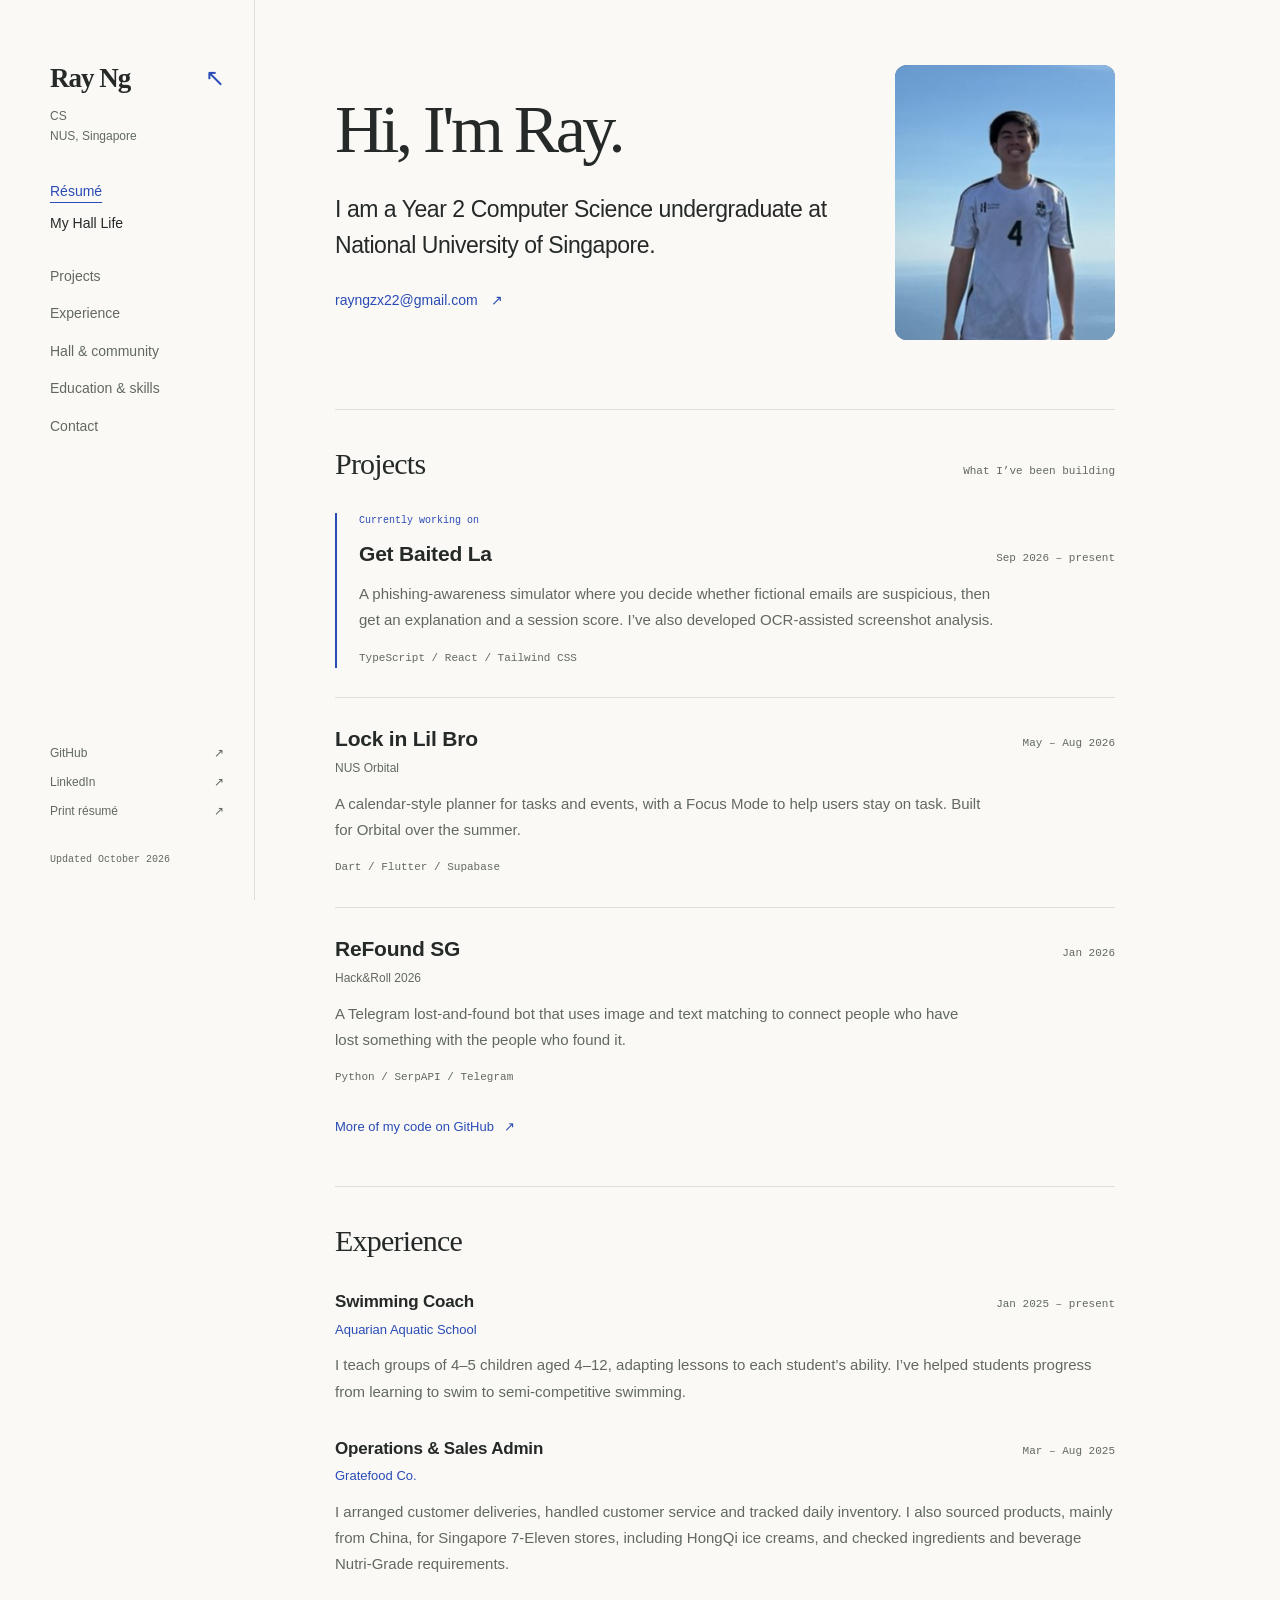
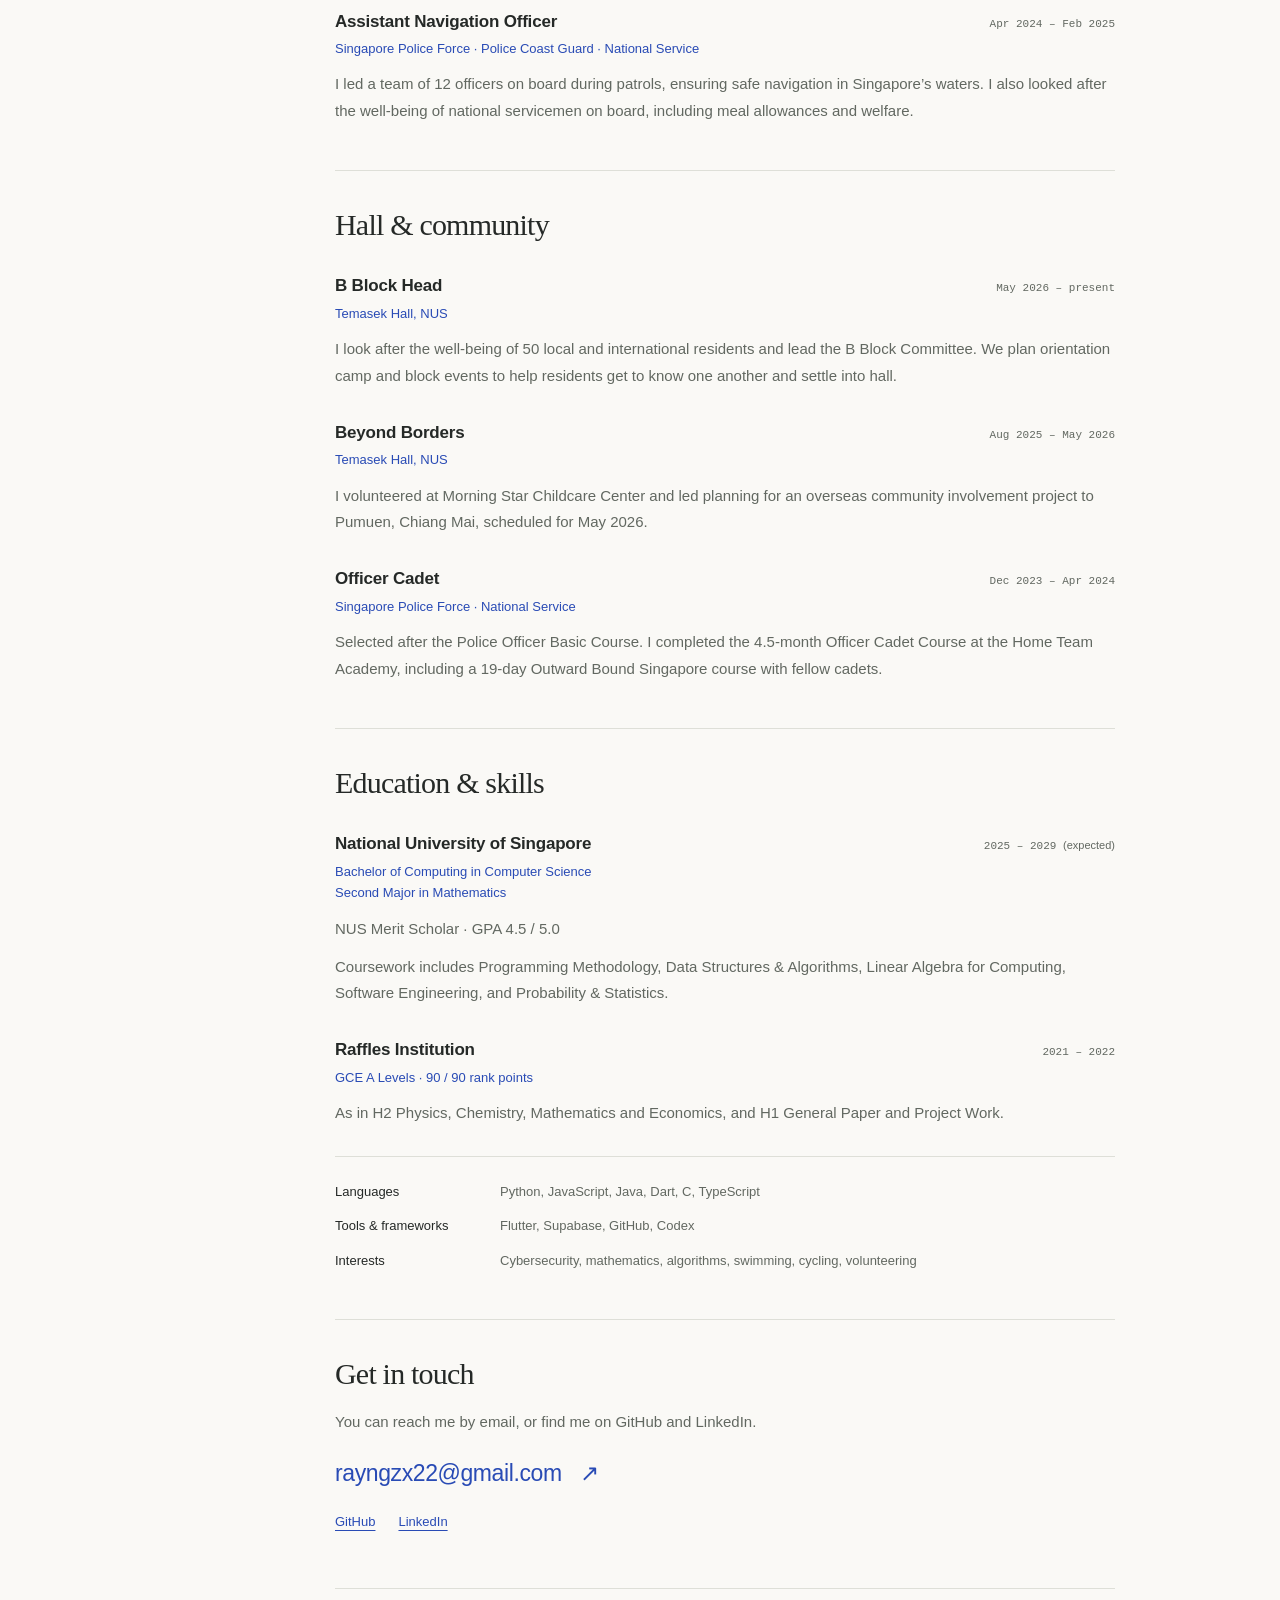
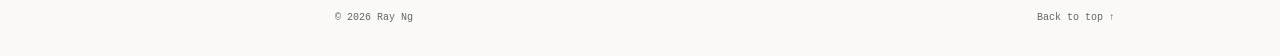
<file: index.html>
<!doctype html>
<html lang="en-SG">
<head>
  <meta charset="utf-8">
  <meta name="viewport" content="width=device-width, initial-scale=1">
  <meta name="theme-color" content="#faf9f6">
  <meta name="description" content="Ray Ng, Year 2 Computer Science undergraduate at National University of Singapore. Projects, experience, and education.">
  <meta property="og:title" content="Ray Ng">
  <meta property="og:description" content="Year 2 Computer Science undergraduate at National University of Singapore. Projects, experience, and education.">
  <meta property="og:type" content="website">
  <meta property="og:url" content="https://rayyngg.github.io/">
  <link rel="canonical" href="https://rayyngg.github.io/">
  <title>Ray Ng</title>
  <link rel="icon" href="assets/favicon.svg" type="image/svg+xml">
  <link rel="stylesheet" href="styles.css?v=20261103-profile-layout">
  <script src="script.js" defer></script>
</head>
<body id="top">
  <a class="skip-link" href="#main">Skip to content</a>
  <div class="site-layout">
    <header class="sidebar">
      <a class="wordmark" href="#top" aria-label="Ray Ng, back to top">Ray Ng<span aria-hidden="true">↖</span></a>
      <p class="sidebar-note">CS<br>NUS, Singapore</p>
      <nav class="view-tabs" aria-label="Page navigation">
        <a href="index.html" aria-current="page">Résumé</a>
        <a href="hall-life.html">My Hall Life</a>
      </nav>
      <nav aria-label="Résumé sections">
        <a href="#projects">Projects</a>
        <a href="#experience">Experience</a>
        <a href="#community">Hall & community</a>
        <a href="#education">Education & skills</a>
        <a href="#contact">Contact</a>
      </nav>
      <div class="sidebar-bottom">
        <a href="https://github.com/rayyngg">GitHub <span aria-hidden="true">↗</span></a>
        <a href="https://www.linkedin.com/in/rayngg">LinkedIn <span aria-hidden="true">↗</span></a>
        <button type="button" class="print-button" hidden>Print résumé <span aria-hidden="true">↗</span></button>
        <p>Updated October 2026</p>
      </div>
    </header>

    <main id="main">
      <section class="intro" aria-labelledby="intro-title">
        <div class="intro-copy">
          <h1 id="intro-title">Hi, I'm Ray.</h1>
          <p class="intro-lead">I am a Year 2 Computer Science undergraduate at National University of Singapore.</p>
          <a class="intro-contact" href="mailto:rayngzx22@gmail.com">rayngzx22@gmail.com <span aria-hidden="true">↗</span></a>
        </div>
        <div class="intro-portrait"><img src="assets/profile.jpg?v=20261103" alt="Ray smiling with the ocean in the background" width="960" height="1280" fetchpriority="high" decoding="async"></div>
      </section>

      <section id="projects" class="section" aria-labelledby="projects-title">
        <div class="section-heading"><h2 id="projects-title">Projects</h2><span class="margin-note">What I’ve been building</span></div>
        <article id="get-baited-la" class="project featured-project">
          <p class="project-status">Currently working on</p>
          <div class="item-heading"><h3>Get Baited La</h3><p class="date">Sep 2026 – present</p></div>
          <p>A phishing-awareness simulator where you decide whether fictional emails are suspicious, then get an explanation and a session score. I’ve also developed OCR-assisted screenshot analysis.</p>
          <p class="tools">TypeScript / React / Tailwind CSS</p>
        </article>
        <article class="project">
          <div class="item-heading"><h3>Lock in Lil Bro</h3><p class="date">May – Aug 2026</p></div>
          <p class="context">NUS Orbital</p>
          <p>A calendar-style planner for tasks and events, with a Focus Mode to help users stay on task. Built for Orbital over the summer.</p>
          <p class="tools">Dart / Flutter / Supabase</p>
        </article>
        <article class="project">
          <div class="item-heading"><h3>ReFound SG</h3><p class="date">Jan 2026</p></div>
          <p class="context">Hack&Roll 2026</p>
          <p>A Telegram lost-and-found bot that uses image and text matching to connect people who have lost something with the people who found it.</p>
          <p class="tools">Python / SerpAPI / Telegram</p>
        </article>
        <a class="section-link" href="https://github.com/rayyngg">More of my code on GitHub <span aria-hidden="true">↗</span></a>
      </section>

      <section id="experience" class="section" aria-labelledby="experience-title">
        <div class="section-heading"><h2 id="experience-title">Experience</h2></div>
        <article class="entry">
          <div class="item-heading"><h3>Swimming Coach</h3><p class="date">Jan 2025 – present</p></div>
          <p class="organisation">Aquarian Aquatic School</p>
          <p>I teach groups of 4–5 children aged 4–12, adapting lessons to each student’s ability. I’ve helped students progress from learning to swim to semi-competitive swimming.</p>
        </article>
        <article class="entry">
          <div class="item-heading"><h3>Operations & Sales Admin</h3><p class="date">Mar – Aug 2025</p></div>
          <p class="organisation">Gratefood Co.</p>
          <p>I arranged customer deliveries, handled customer service and tracked daily inventory. I also sourced products, mainly from China, for Singapore 7-Eleven stores, including HongQi ice creams, and checked ingredients and beverage Nutri-Grade requirements.</p>
        </article>
        <article class="entry">
          <div class="item-heading"><h3>Assistant Navigation Officer</h3><p class="date">Apr 2024 – Feb 2025</p></div>
          <p class="organisation">Singapore Police Force · Police Coast Guard · National Service</p>
          <p>I led a team of 12 officers on board during patrols, ensuring safe navigation in Singapore’s waters. I also looked after the well-being of national servicemen on board, including meal allowances and welfare.</p>
        </article>
      </section>

      <section id="community" class="section" aria-labelledby="community-title">
        <div class="section-heading"><h2 id="community-title">Hall & community</h2></div>
        <article class="entry">
          <div class="item-heading"><h3>B Block Head</h3><p class="date">May 2026 – present</p></div>
          <p class="organisation">Temasek Hall, NUS</p>
          <p>I look after the well-being of 50 local and international residents and lead the B Block Committee. We plan orientation camp and block events to help residents get to know one another and settle into hall.</p>
        </article>
        <article class="entry">
          <div class="item-heading"><h3>Beyond Borders</h3><p class="date">Aug 2025 – May 2026</p></div>
          <p class="organisation">Temasek Hall, NUS</p>
          <p>I volunteered at Morning Star Childcare Center and led planning for an overseas community involvement project to Pumuen, Chiang Mai, scheduled for May 2026.</p>
        </article>
        <article class="entry">
          <div class="item-heading"><h3>Officer Cadet</h3><p class="date">Dec 2023 – Apr 2024</p></div>
          <p class="organisation">Singapore Police Force · National Service</p>
          <p>Selected after the Police Officer Basic Course. I completed the 4.5-month Officer Cadet Course at the Home Team Academy, including a 19-day Outward Bound Singapore course with fellow cadets.</p>
        </article>
      </section>

      <section id="education" class="section" aria-labelledby="education-title">
        <div class="section-heading"><h2 id="education-title">Education & skills</h2></div>
        <article class="entry">
          <div class="item-heading"><h3>National University of Singapore</h3><p class="date">2025 – 2029 <span class="expected">(expected)</span></p></div>
          <p class="organisation">Bachelor of Computing in Computer Science<br>Second Major in Mathematics</p>
          <p>NUS Merit Scholar · GPA 4.5 / 5.0</p>
          <p class="coursework">Coursework includes Programming Methodology, Data Structures & Algorithms, Linear Algebra for Computing, Software Engineering, and Probability & Statistics.</p>
        </article>
        <article class="entry">
          <div class="item-heading"><h3>Raffles Institution</h3><p class="date">2021 – 2022</p></div>
          <p class="organisation">GCE A Levels · 90 / 90 rank points</p>
          <p>As in H2 Physics, Chemistry, Mathematics and Economics, and H1 General Paper and Project Work.</p>
        </article>
        <dl class="skills">
          <div><dt>Languages</dt><dd>Python, JavaScript, Java, Dart, C, TypeScript</dd></div>
          <div><dt>Tools & frameworks</dt><dd>Flutter, Supabase, GitHub, Codex</dd></div>
          <div><dt>Interests</dt><dd>Cybersecurity, mathematics, algorithms, swimming, cycling, volunteering</dd></div>
        </dl>
      </section>

      <section id="contact" class="section contact" aria-labelledby="contact-title">
        <h2 id="contact-title">Get in touch</h2>
        <p>You can reach me by email, or find me on GitHub and LinkedIn.</p>
        <a class="contact-email" href="mailto:rayngzx22@gmail.com">rayngzx22@gmail.com <span aria-hidden="true">↗</span></a>
        <div class="contact-links"><a href="https://github.com/rayyngg">GitHub</a><a href="https://www.linkedin.com/in/rayngg">LinkedIn</a></div>
      </section>
      <footer class="site-footer"><span>© 2026 Ray Ng</span><a href="#top">Back to top ↑</a></footer>
    </main>
  </div>
</body>
</html>
</file>
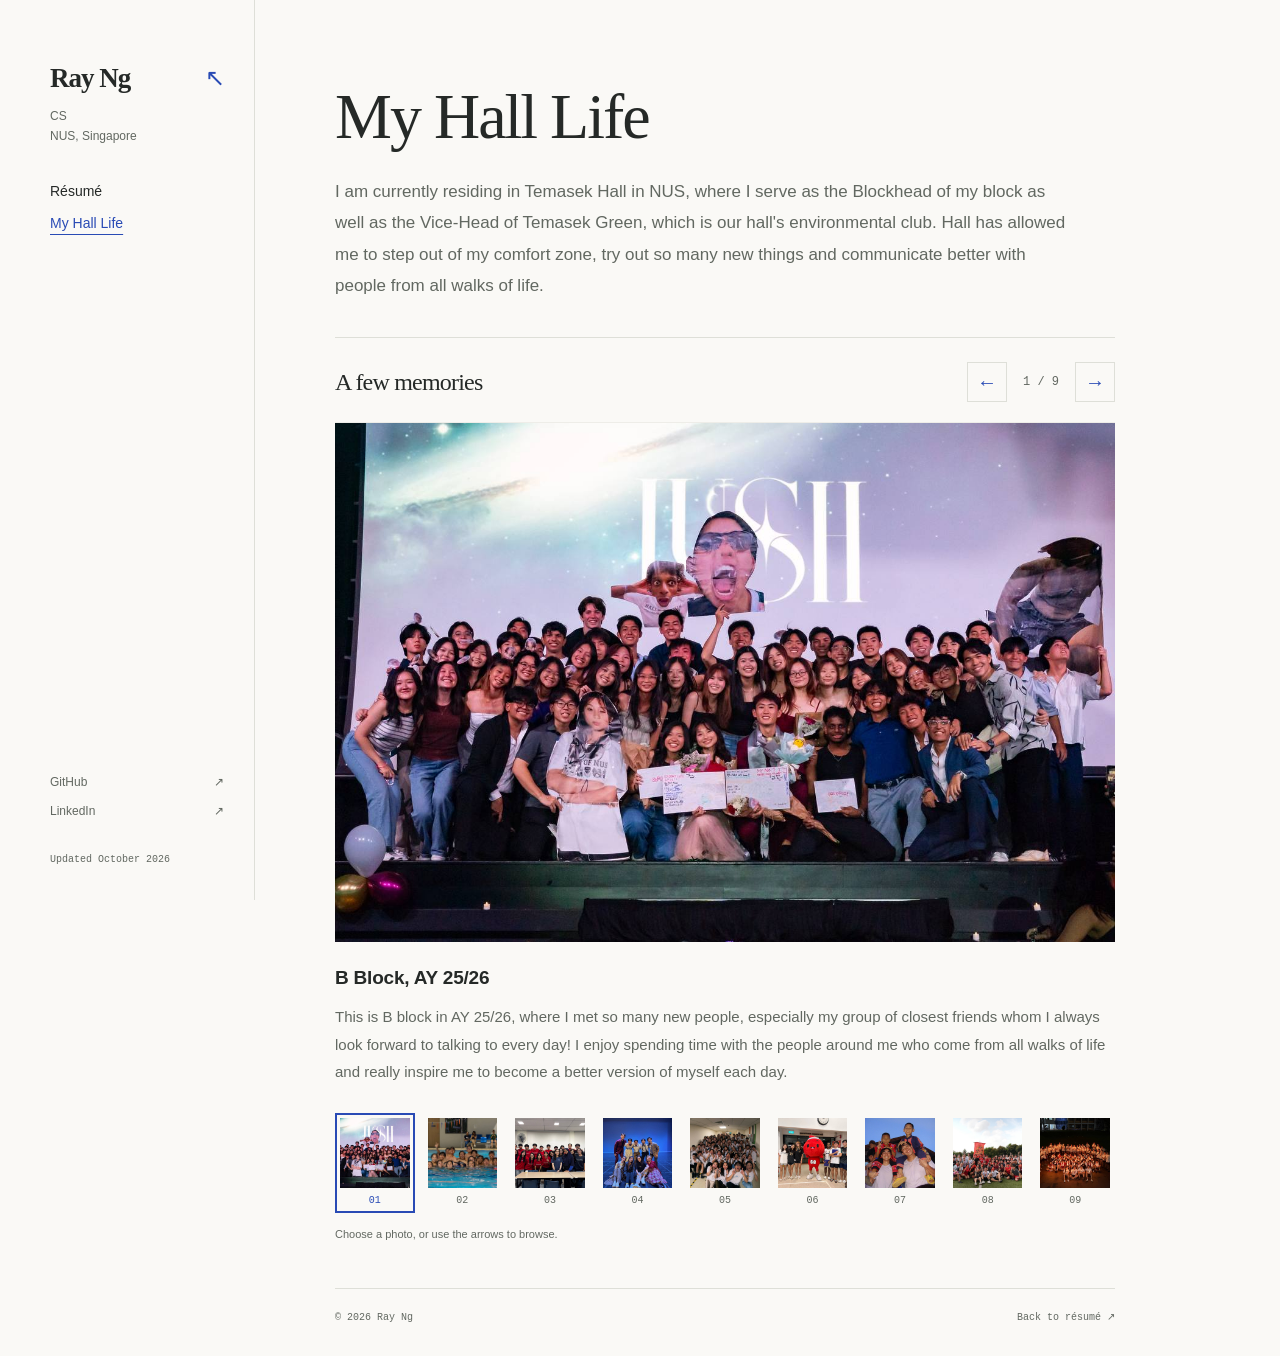
<file: hall-life.html>
<!doctype html>
<html lang="en-SG">
<head>
  <meta charset="utf-8">
  <meta name="viewport" content="width=device-width, initial-scale=1">
  <meta name="theme-color" content="#faf9f6">
  <meta name="description" content="My life at Temasek Hall, NUS: B Block, swimming, volunteering, performances, and the friends I've met along the way.">
  <meta property="og:title" content="My Hall Life — Ray Ng">
  <meta property="og:description" content="Photos and stories from my life at Temasek Hall, NUS.">
  <meta property="og:type" content="website">
  <meta property="og:url" content="https://rayyngg.github.io/hall-life.html">
  <link rel="canonical" href="https://rayyngg.github.io/hall-life.html">
  <title>My Hall Life — Ray Ng</title>
  <link rel="icon" href="assets/favicon.svg" type="image/svg+xml">
  <link rel="stylesheet" href="styles.css?v=20261103-profile-layout">
  <script src="hall-life.js" defer></script>
</head>
<body id="top">
  <a class="skip-link" href="#main">Skip to content</a>
  <div class="site-layout">
    <header class="sidebar">
      <a class="wordmark" href="index.html" aria-label="Ray Ng, back to résumé">Ray Ng<span aria-hidden="true">↖</span></a>
      <p class="sidebar-note">CS<br>NUS, Singapore</p>
      <nav class="view-tabs" aria-label="Page navigation">
        <a href="index.html">Résumé</a>
        <a href="hall-life.html" aria-current="page">My Hall Life</a>
      </nav>

      <div class="sidebar-bottom">
        <a href="https://github.com/rayyngg">GitHub <span aria-hidden="true">↗</span></a>
        <a href="https://www.linkedin.com/in/rayngg">LinkedIn <span aria-hidden="true">↗</span></a>
        <p>Updated October 2026</p>
      </div>
    </header>
    <main id="main">
      <section class="hall-intro" aria-labelledby="hall-title">
        <h1 id="hall-title">My Hall Life</h1>
        <p>I am currently residing in Temasek Hall in NUS, where I serve as the Blockhead of my block as well as the Vice-Head of Temasek Green, which is our hall&#x27;s environmental club. Hall has allowed me to step out of my comfort zone, try out so many new things and communicate better with people from all walks of life.</p>
      </section>
      <section class="hall-gallery" aria-label="Hall life photos" aria-roledescription="carousel" tabindex="0">
        <div class="gallery-heading">
          <h2>A few memories</h2>
          <div class="gallery-controls" hidden>
            <button type="button" class="gallery-previous" aria-label="Previous photo">←</button>
            <span class="gallery-counter" aria-live="polite" aria-atomic="true">1 / 9</span>
            <button type="button" class="gallery-next" aria-label="Next photo">→</button>
          </div>
        </div>
        <div class="hall-slides">
          <figure class="hall-slide" id="hall-photo-1" role="group" aria-roledescription="slide" aria-label="1 of 9" data-title="B Block, AY 25/26">
            <div class="hall-photo-frame"><img src="assets/hall/photo-01.jpg" alt="B Block residents posing together on stage in AY 25/26." fetchpriority="high" decoding="async"></div>
            <figcaption><h3>B Block, AY 25/26</h3><p>This is B block in AY 25/26, where I met so many new people, especially my group of closest friends whom I always look forward to talking to every day! I enjoy spending time with the people around me who come from all walks of life and really inspire me to become a better version of myself each day.</p></figcaption>
          </figure>
          <figure class="hall-slide" id="hall-photo-2" role="group" aria-roledescription="slide" aria-label="2 of 9" data-title="IHG Swimming">
            <div class="hall-photo-frame"><img src="assets/hall/photo-02.jpg" alt="Temasek Hall&#x27;s swimming team together in the pool." loading="lazy" decoding="async"></div>
            <figcaption><h3>IHG Swimming</h3><p>I joined my hall&#x27;s Swimming team where we clinched the gold medal for the annual IHG played amongst the other halls in NUS. I swam the 50m breaststroke event where I got 1st place!</p></figcaption>
          </figure>
          <figure class="hall-slide" id="hall-photo-3" role="group" aria-roledescription="slide" aria-label="3 of 9" data-title="Beyond Borders: Morning Star">
            <div class="hall-photo-frame"><img src="assets/hall/photo-03.jpg" alt="Beyond Borders volunteers in Youth Corps Singapore shirts at Morning Star Childcare Centre." loading="lazy" decoding="async"></div>
            <figcaption><h3>Beyond Borders: Morning Star</h3><p>I joined Temasek Hall Beyond Borders where we planned Local Community Involvement Projects. This was us at Morning Star Childcare Centre where we volunteered under Youth Corps Singapore.</p></figcaption>
          </figure>
          <figure class="hall-slide" id="hall-photo-4" role="group" aria-roledescription="slide" aria-label="4 of 9" data-title="Theatrette &amp; Dance Production">
            <div class="hall-photo-frame"><img src="assets/hall/photo-04.jpg" alt="The Theatrette cast posing on stage after their performance." loading="lazy" decoding="async"></div>
            <figcaption><h3>Theatrette &amp; Dance Production</h3><p>This is part of my side quests in hall where I joined Theatrette! I acted in a play that was combined with dance performances in Temasek Hall&#x27;s biggest production, Dance Production. I never acted before and I really thought that this was interesting because I stepped out of my comfort zone and acted with my friends in front of my friends and family! I played the role of the funny detective and it was honestly the best experience I ever had so far in hall!</p></figcaption>
          </figure>
          <figure class="hall-slide" id="hall-photo-5" role="group" aria-roledescription="slide" aria-label="5 of 9" data-title="Temasek VOX">
            <div class="hall-photo-frame"><img src="assets/hall/photo-05.jpg" alt="Temasek VOX members posing together after LegaTHo." loading="lazy" decoding="async"></div>
            <figcaption><h3>Temasek VOX</h3><p>I also joined Temasek VOX, which is our hall&#x27;s choir and acapella group. We performed Christmas carols during the month of December at places like CHIJMES, Winter Wonderland @ Gardens by the Bay and RWS Hotel Ora! This was us at our final performance of the year, LegaTHo where we performed for our friends and family!</p></figcaption>
          </figure>
          <figure class="hall-slide" id="hall-photo-6" role="group" aria-roledescription="slide" aria-label="6 of 9" data-title="My first blood donation">
            <div class="hall-photo-frame"><img src="assets/hall/photo-06.jpg" alt="Friends posing with a red blood-drop mascot at a blood donation event." loading="lazy" decoding="async"></div>
            <figcaption><h3>My first blood donation</h3><p>This was my first time donating blood ever! With the support of my friends, we donated blood together and it was not as scary as I thought it would be.</p></figcaption>
          </figure>
          <figure class="hall-slide" id="hall-photo-7" role="group" aria-roledescription="slide" aria-label="7 of 9" data-title="Beyond Borders: Chiang Mai">
            <div class="hall-photo-frame"><img src="assets/hall/photo-07.jpg" alt="Two volunteers carrying village children on their shoulders during the Chiang Mai project." loading="lazy" decoding="async"></div>
            <figcaption><h3>Beyond Borders: Chiang Mai</h3><p>This was during our Overseas Community Involvement Project as part of Temasek Hall Beyond Borders, where we went for a 14 day exchange at Chiang Mai. In collaboration with Chiang Mai University, we built a drainage system for the villagers at Doi Pumuen, as well as tutored and conducted simple Thai and English classes for the village children! As part of the SFI program, we also learnt basic Thai and did our project on tea tourism there!</p></figcaption>
          </figure>
          <figure class="hall-slide" id="hall-photo-8" role="group" aria-roledescription="slide" aria-label="8 of 9" data-title="Leading B Block, AY 26/27">
            <div class="hall-photo-frame"><img src="assets/hall/photo-08.jpg" alt="B Block residents on the field with their block flag during orientation." loading="lazy" decoding="async"></div>
            <figcaption><h3>Leading B Block, AY 26/27</h3><p>This was B block 26/27 where it was my first time stepping on the big stage and leading as the block head during our annual orientation camp! Honestly, I found it difficult to communicate my ideas well at the start but after experiencing it firsthand, I felt so much better and had the confidence to lead.</p></figcaption>
          </figure>
          <figure class="hall-slide" id="hall-photo-9" role="group" aria-roledescription="slide" aria-label="9 of 9" data-title="B Block, after Orientation">
            <div class="hall-photo-frame"><img src="assets/hall/photo-09.jpg" alt="B Block residents holding candles together after orientation." loading="lazy" decoding="async"></div>
            <figcaption><h3>B Block, after Orientation</h3><p>B Block 26/27 after completing Orientation!</p></figcaption>
          </figure>
        </div>
        <div class="hall-thumbnails" role="group" aria-label="Choose a photo" hidden>
          <button class="hall-thumbnail" type="button" aria-label="Show photo 1: B Block, AY 25/26" aria-controls="hall-photo-1" aria-pressed="true"><img src="assets/hall/photo-01.jpg" alt="" loading="lazy"><span>01</span></button>
          <button class="hall-thumbnail" type="button" aria-label="Show photo 2: IHG Swimming" aria-controls="hall-photo-2" aria-pressed="false"><img src="assets/hall/photo-02.jpg" alt="" loading="lazy"><span>02</span></button>
          <button class="hall-thumbnail" type="button" aria-label="Show photo 3: Beyond Borders: Morning Star" aria-controls="hall-photo-3" aria-pressed="false"><img src="assets/hall/photo-03.jpg" alt="" loading="lazy"><span>03</span></button>
          <button class="hall-thumbnail" type="button" aria-label="Show photo 4: Theatrette &amp; Dance Production" aria-controls="hall-photo-4" aria-pressed="false"><img src="assets/hall/photo-04.jpg" alt="" loading="lazy"><span>04</span></button>
          <button class="hall-thumbnail" type="button" aria-label="Show photo 5: Temasek VOX" aria-controls="hall-photo-5" aria-pressed="false"><img src="assets/hall/photo-05.jpg" alt="" loading="lazy"><span>05</span></button>
          <button class="hall-thumbnail" type="button" aria-label="Show photo 6: My first blood donation" aria-controls="hall-photo-6" aria-pressed="false"><img src="assets/hall/photo-06.jpg" alt="" loading="lazy"><span>06</span></button>
          <button class="hall-thumbnail" type="button" aria-label="Show photo 7: Beyond Borders: Chiang Mai" aria-controls="hall-photo-7" aria-pressed="false"><img src="assets/hall/photo-07.jpg" alt="" loading="lazy"><span>07</span></button>
          <button class="hall-thumbnail" type="button" aria-label="Show photo 8: Leading B Block, AY 26/27" aria-controls="hall-photo-8" aria-pressed="false"><img src="assets/hall/photo-08.jpg" alt="" loading="lazy"><span>08</span></button>
          <button class="hall-thumbnail" type="button" aria-label="Show photo 9: B Block, after Orientation" aria-controls="hall-photo-9" aria-pressed="false"><img src="assets/hall/photo-09.jpg" alt="" loading="lazy"><span>09</span></button>
        </div>
        <p class="gallery-hint" hidden>Choose a photo, or use the arrows to browse.</p>
      </section>
      <footer class="site-footer"><span>© 2026 Ray Ng</span><a href="index.html">Back to résumé ↗</a></footer>
    </main>
  </div>
</body>
</html>
</file>
<file: styles.css>
:root {
  --paper: #faf9f6;
  --ink: #252927;
  --muted: #626861;
  --blue: #294bb5;
  --line: #dedfd8;
  --serif: Georgia, 'Times New Roman', serif;
  --sans: 'Segoe UI', Arial, sans-serif;
  --mono: Consolas, 'Courier New', monospace;
}

* { box-sizing: border-box; }
html { scroll-behavior: smooth; scroll-padding-top: 32px; }
body { margin: 0; background: var(--paper); color: var(--ink); font: 16px/1.75 var(--sans); -webkit-font-smoothing: antialiased; }
::selection { background: #dbe3fa; }
a { color: var(--blue); text-underline-offset: 4px; text-decoration-thickness: 1px; }
a:hover { text-decoration: underline; }
a:focus-visible, button:focus-visible { outline: 2px solid var(--blue); outline-offset: 5px; }
button { font: inherit; cursor: pointer; }
h1, h2, h3, p { margin: 0; }
p { color: var(--muted); }
.site-layout { width: min(1180px, calc(100% - 96px)); margin: 0 auto; display: grid; grid-template-columns: 205px minmax(0, 1fr); gap: 80px; }
.sidebar { position: sticky; top: 0; align-self: start; height: 100vh; min-height: 620px; padding: 62px 30px 32px 0; border-right: 1px solid var(--line); display: flex; flex-direction: column; }
.wordmark { display: flex; align-items: center; justify-content: space-between; color: var(--ink); font: 700 27px/1.2 var(--serif); letter-spacing: -1px; text-decoration: none; }
.wordmark span { font: 24px var(--sans); color: var(--blue); }
.sidebar-note { font-size: 12px; line-height: 1.65; margin-top: 13px; }
nav { display: grid; gap: 13px; margin-top: 57px; }
nav a { width: fit-content; font-size: 14px; color: var(--muted); text-decoration: none; }
nav a:hover { color: var(--blue); }
.view-tabs { margin-top: 32px; gap: 8px; }
.view-tabs a { color: var(--ink); }
.view-tabs a[aria-current="page"] { color: var(--blue); text-decoration: underline; text-underline-offset: 6px; }
.view-tabs + nav { margin-top: 28px; }
.sidebar-bottom { margin-top: auto; padding-top: 40px; display: grid; gap: 8px; }
.sidebar-bottom a, .print-button { display: flex; justify-content: space-between; width: 100%; text-align: left; font-size: 12px; color: var(--muted); text-decoration: none; }
.sidebar-bottom a:hover, .print-button:hover { color: var(--blue); }
.print-button { background: none; border: 0; padding: 0; line-height: inherit; }
.print-button[hidden] { display: none; }
.sidebar-bottom p { margin-top: 22px; font: 10px/1.6 var(--mono); }
main { min-width: 0; max-width: 780px; }
.intro { display: grid; grid-template-columns: minmax(0, 1fr) clamp(160px, 18vw, 220px); align-items: center; gap: 32px; padding: 65px 0 69px; }
.intro-label { font: 11px/1.6 var(--mono); color: var(--muted); letter-spacing: .4px; }
h1 { font: 400 clamp(54px, 6vw, 78px)/1.12 var(--serif); letter-spacing: -3.5px; margin: 23px 0 25px; }
.intro-copy { min-width: 0; }
.intro-copy h1 { font-size: clamp(42px, 5.4vw, 68px); margin: 0 0 25px; }
.intro-portrait { width: 100%; aspect-ratio: 4 / 5; overflow: hidden; border-radius: 12px; background: #3e6286; }
.intro-portrait img { display: block; width: 100%; height: 100%; object-fit: cover; object-position: 52% 65%; transform: scale(4); transform-origin: 52% 65%; }
.intro-lead { color: var(--ink); font-size: 23px; line-height: 1.55; letter-spacing: -.45px; max-width: 650px; }
.intro > p:not(.intro-label):not(.intro-lead) { max-width: 610px; margin-top: 18px; }
.intro-contact { display: inline-block; margin-top: 25px; font-size: 14px; text-decoration: none; }
.intro-contact span { margin-left: 9px; }
.section { border-top: 1px solid var(--line); padding: 35px 0 46px; }
.section-heading { display: flex; align-items: baseline; justify-content: space-between; gap: 20px; margin-bottom: 30px; }
h2 { font: 400 30px/1.25 var(--serif); letter-spacing: -.8px; }
.margin-note { font: 11px/1.6 var(--mono); color: var(--muted); }
h3 { font-size: 17px; font-weight: 600; line-height: 1.5; letter-spacing: -.2px; }
.item-heading { display: flex; justify-content: space-between; align-items: baseline; gap: 12px 24px; }
.date { flex-shrink: 0; font: 11px/1.7 var(--mono); color: var(--muted); }
.project + .project { margin-top: 29px; padding-top: 25px; border-top: 1px solid var(--line); }
.project h3 { font-size: 21px; }
.project > p:not(.context):not(.tools):not(.project-status) { font-size: 15px; margin-top: 12px; max-width: 650px; }
.featured-project { border-left: 2px solid var(--blue); padding-left: 22px; }
.project-status { color: var(--blue); font: 10px/1.6 var(--mono); margin-bottom: 9px; }
.context { font-size: 12px; margin-top: 3px; }
.tools { margin-top: 15px; font: 11px/1.8 var(--mono); color: var(--muted); }
.section-link { display: inline-block; font-size: 13px; margin-top: 28px; text-decoration: none; }
.section-link span { margin-left: 6px; }
.entry + .entry { margin-top: 31px; }
.organisation { font-size: 13px; color: var(--blue); margin-top: 4px; line-height: 1.65; }
.entry > p:not(.organisation) { margin-top: 12px; font-size: 15px; }
.entry .coursework { font-size: 13px; }
.expected { font-family: var(--sans); }
.skills { border-top: 1px solid var(--line); padding-top: 24px; margin: 29px 0 0; font-size: 13px; }
.skills > div { display: grid; grid-template-columns: 150px minmax(0, 1fr); gap: 15px; }
.skills > div + div { margin-top: 12px; }
.skills dt { color: var(--ink); }
.skills dd { color: var(--muted); margin: 0; }
.contact { padding-bottom: 54px; }
.contact > p { margin-top: 17px; font-size: 15px; }
.contact-email { display: inline-block; font-size: clamp(17px, 2.4vw, 23px); margin-top: 17px; text-decoration: none; letter-spacing: -.4px; }
.contact-email span { margin-left: 12px; }
.contact-links { display: flex; gap: 23px; margin-top: 18px; font-size: 13px; }
.site-footer { display: flex; justify-content: space-between; gap: 15px; border-top: 1px solid var(--line); padding: 20px 0 30px; font: 10px/1.7 var(--mono); color: var(--muted); }
.site-footer a { color: var(--muted); text-decoration: none; }
.skip-link { position: fixed; top: -100px; left: 16px; z-index: 10; padding: 10px 16px; background: var(--blue); color: white; }
.skip-link:focus { top: 16px; }

/* Hall album: images keep their full composition, including portraits. */
.hall-intro { padding: 65px 0 36px; }
.hall-intro h1 { font-size: clamp(42px, 5vw, 64px); letter-spacing: -2px; margin: 16px 0 23px; }
.hall-intro p { font-size: 17px; line-height: 1.85; max-width: 740px; }
.hall-gallery { padding-bottom: 44px; }
.hall-gallery:focus-visible { outline: 2px solid var(--blue); outline-offset: 8px; }
.gallery-heading { border-top: 1px solid var(--line); padding-top: 24px; margin-bottom: 20px; display: flex; align-items: center; justify-content: space-between; gap: 16px; }
.gallery-heading h2 { font-size: 24px; }
.gallery-controls { display: flex; align-items: center; gap: 14px; }
.gallery-controls[hidden], .hall-thumbnails[hidden], .gallery-hint[hidden] { display: none; }
.gallery-controls button { border: 1px solid var(--line); background: transparent; color: var(--blue); width: 40px; height: 40px; line-height: 1; font-size: 20px; }
.gallery-controls button:hover { background: #e9edf9; border-color: var(--blue); }
.gallery-counter { font: 12px/1.5 var(--mono); color: var(--muted); min-width: 40px; text-align: center; }
.hall-slide { margin: 0; }
.hall-slide[hidden] { display: none; }
.hall-slide + .hall-slide { margin-top: 30px; }
.hall-slide[hidden] + .hall-slide { margin-top: 0; }
.hall-photo-frame { width: 100%; aspect-ratio: 3 / 2; background: #eeede8; }
.hall-photo-frame img { display: block; width: 100%; height: 100%; object-fit: contain; }
.hall-slide figcaption { padding: 22px 0 0; }
.hall-slide figcaption h3 { font-size: 19px; }
.hall-slide figcaption p { margin-top: 10px; font-size: 15px; line-height: 1.85; }
.hall-thumbnails { display: grid; grid-template-columns: repeat(9, minmax(0, 1fr)); gap: 8px; margin-top: 27px; }
.hall-thumbnail { border: 2px solid transparent; padding: 3px; background: none; min-width: 0; color: var(--muted); }
.hall-thumbnail img { display: block; width: 100%; aspect-ratio: 1; object-fit: cover; }
.hall-thumbnail span { display: block; font: 10px/1.5 var(--mono); margin-top: 5px; }
.hall-thumbnail[aria-pressed="true"] { border-color: var(--blue); color: var(--blue); }
.hall-thumbnail:hover { background: #e9edf9; }
.gallery-hint { font-size: 11px; margin-top: 12px; }

@media (min-width: 1500px) {
  .site-layout { gap: 95px; }
  .intro { padding-top: 85px; }
  .sidebar { padding-top: 82px; }
}
@media (max-width: 1100px) {
  .site-layout { width: calc(100% - 64px); grid-template-columns: 175px minmax(0, 1fr); gap: 45px; }
  .sidebar { padding-right: 22px; }
  .item-heading { flex-wrap: wrap; gap: 2px 20px; }
}
@media (max-width: 760px) {
  html { scroll-padding-top: 20px; }
  .site-layout { display: block; width: calc(100% - 48px); }
  .sidebar { position: static; height: auto; min-height: 0; border: 0; border-bottom: 1px solid var(--line); padding: 25px 0 19px; display: block; }
  .wordmark { width: fit-content; gap: 18px; font-size: 25px; }
  .sidebar-note { display: none; }
  nav { display: flex; flex-wrap: wrap; gap: 7px 22px; margin-top: 20px; }
  nav a { font-size: 12px; }
  .view-tabs { margin-top: 19px; gap: 24px; }
  .view-tabs a { font-size: 14px; }
  .view-tabs + nav { margin-top: 16px; }
  .sidebar-bottom { display: none; }
  .intro { padding: 42px 0 46px; }
  h1 { font-size: 61px; margin-top: 18px; margin-bottom: 23px; }
  .intro-copy h1 { font-size: clamp(42px, 7vw, 54px); letter-spacing: -1.5px; }
  .intro-lead { font-size: 21px; max-width: 560px; }
  .intro > p:not(.intro-label):not(.intro-lead) { font-size: 15px; }
  .section { padding: 29px 0 36px; }
  .section-heading { margin-bottom: 25px; }
  h2 { font-size: 28px; }
  .margin-note { font-size: 10px; }
  .item-heading { flex-wrap: wrap; gap: 3px 20px; }
  .featured-project { padding-left: 18px; }
  .contact { padding-bottom: 38px; }
  .hall-intro { padding: 34px 0 30px; }
  .hall-intro h1 { margin-top: 0; }
  .hall-intro p { font-size: 15px; }
  .hall-thumbnails { grid-template-columns: repeat(5, minmax(0, 1fr)); gap: 8px; }
}
@media (max-width: 560px) {
  .intro { grid-template-columns: 1fr; gap: 28px; }
  .intro-portrait { width: 200px; }
}
@media (max-width: 420px) {
  .site-layout { width: calc(100% - 40px); }
  nav { gap: 7px 18px; }
  h1 { font-size: 54px; letter-spacing: -2.5px; }
  .intro-lead { font-size: 20px; }
  .margin-note { display: none; }
  .item-heading { display: block; }
  .date { margin-top: 4px; }
  .skills > div { grid-template-columns: 1fr; gap: 2px; }
  .site-footer { font-size: 9px; }
  .gallery-heading h2 { font-size: 21px; }
  .gallery-controls { gap: 8px; }
  .gallery-controls button { width: 36px; height: 36px; }
  .gallery-counter { min-width: 34px; font-size: 11px; }
}
@media (prefers-reduced-motion: reduce) {
  html { scroll-behavior: auto; }
}
@media print {
  @page { margin: 16mm; }
  body { background: white; color: #111; font-size: 10pt; line-height: 1.5; }
  .site-layout { display: block; width: 100%; }
  main { max-width: none; }
  .sidebar, .skip-link, .intro-contact, .intro-portrait, .section-link, .site-footer, .margin-note { display: none; }
  .intro { display: block; padding: 0 0 20px; }
  h1 { font-size: 36pt; margin: 10px 0 14px; }
  .intro-copy h1 { font-size: 36pt; margin: 10px 0 14px; }
  .intro-lead { font-size: 14pt; }
  .intro > p:not(.intro-label):not(.intro-lead) { margin-top: 10px; }
  .section { padding: 20px 0; }
  .section-heading { margin-bottom: 17px; }
  h2 { font-size: 20pt; }
  h3, .project h3 { font-size: 12pt; }
  .item-heading { display: flex; flex-wrap: wrap; gap: 3px 15px; }
  .date, .tools { font-size: 8pt; }
  .project, .entry, .skills, .contact { break-inside: avoid; }
  .project > p:not(.context):not(.tools):not(.project-status), .entry > p:not(.organisation) { font-size: 10pt; }
  .entry + .entry { margin-top: 21px; }
  .project + .project { margin-top: 18px; padding-top: 18px; }
  .contact-email { font-size: 13pt; }
  .contact-links a::after { content: ' (' attr(href) ')'; }
  a, .organisation { color: #222; }
  .hall-intro { padding: 0 0 20px; }
  .hall-intro h1 { font-size: 30pt; }
  .hall-intro p { font-size: 10pt; }
  .gallery-controls, .hall-thumbnails, .gallery-hint { display: none; }
  .hall-slide, .hall-slide[hidden] { display: block; margin: 0 0 25px; break-inside: avoid; }
  .hall-slide[hidden] + .hall-slide { margin-top: 0; }
  .hall-photo-frame { height: 85mm; aspect-ratio: auto; }
  .hall-slide figcaption p { font-size: 10pt; }
}
</file>
